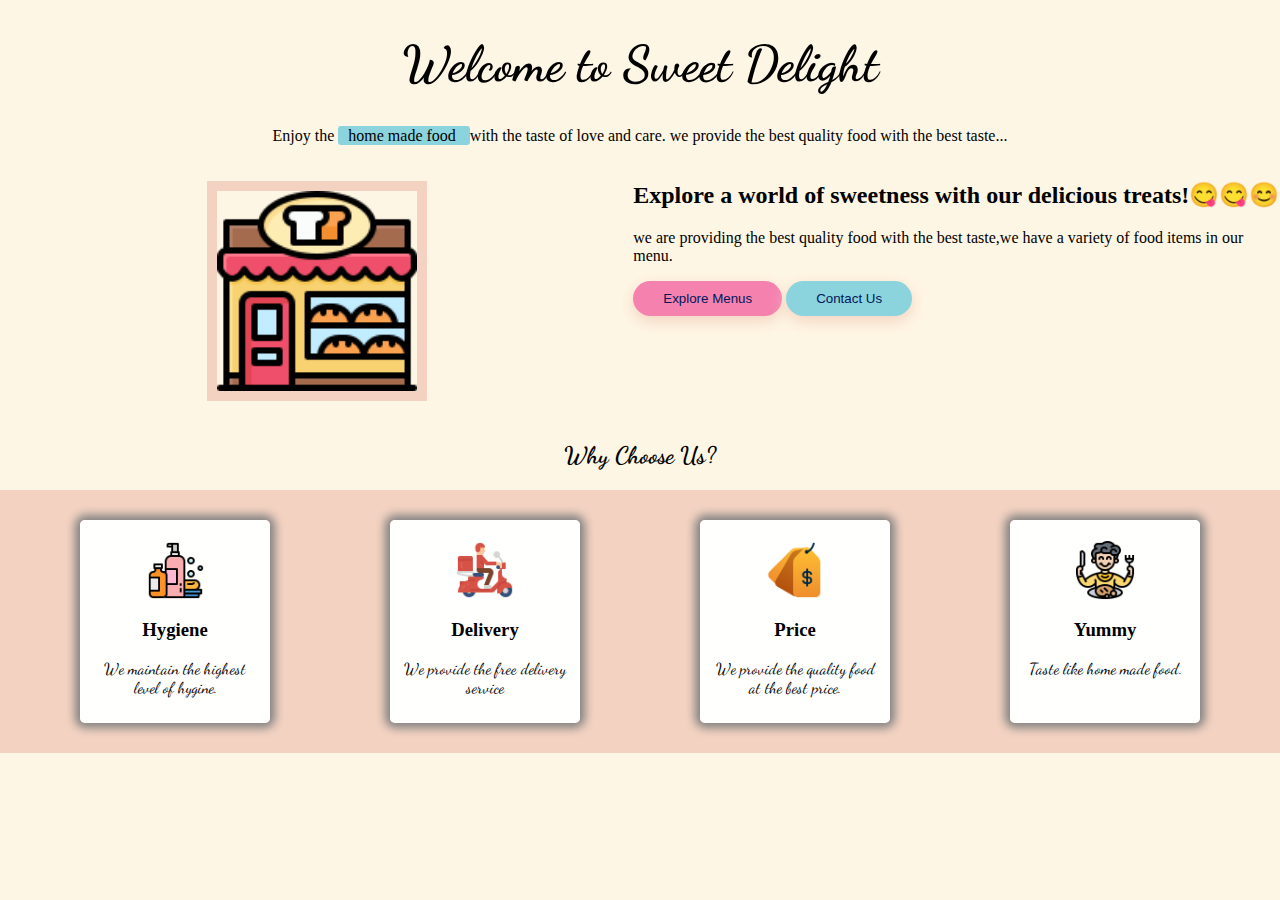
<file: index.html>
<!DOCTYPE html>
<html lang="en">
<head>
    
    <link rel=""icon" href="./img/favicons.png" type="images/png">
    <link rel="stylesheet" href="./css/style.css"/>
    <link rel="stylesheet" href="./css/index.css"/>

    <title>Sweet Shop</title>

</head>
<style>
    body{
        background-color:#fef6e4;
    }
    .page-heading{
        color:#001858;
        text-align: center;
        font-size: 40px;
        margin: 50px auto;
    }
    .buttons-container{
        display: flex;
        justify-content: center;
    }
    .my-buttons
    {
        background-color:#f582ae ;
        margin: 0px 30px;
        padding: 10px 30px;
        width: 180px;
        border-radius: 40px;
        cursor: pointer;
    }
</style>
</head>


    
<body>
    <h1 class="text-center text-primary dancing-script fs-50" > 
        Welcome to Sweet Delight
    </h1>
    <p class="text-center">
        Enjoy the <span class="subtitle-highlight">home made food </span>  with the taste of love and care. we provide the best quality food with the best taste...
    </p>
    <div class="header-section">
        <div class="header-img-container">
            <img src="./img/bakery.png" class="header-img"/>
        </div>
            
       
        <div>
            <h2>
                Explore a world of sweetness with our delicious treats!😋😋😊
            </h2>
            <p>
                we are providing the best quality food with the best taste,we have a variety of food items in our menu.
            </p>
            <a href="./pages/menus.html" class="no-underline">
                <button class="btn btn-primary">Explore Menus</button>
            </a>
            
            <a href="./pages/Contact.html" class="no-underline">
                <button class="btn btn-secondary">Contact Us</button>
           </a>

          
       
           

        </div>
        


    </div>
    <h2 class="text-center why-choose-us-heading dancing-script">
        Why Choose Us?
    </h2>
    <div class="why-choose-us-container">
        <div class="why-choose-us-card">
            <img src="./img/why-choose-us/hygiene.png"
            class="why-choose-us-img" 
            alt="Hygine"/>
            <h3 class="text-center">Hygiene</h3>
            <p class="text-center dancing-script">
                We maintain the highest level of hygine.
            </p>

        </div>
        <div class="why-choose-us-card">
            <img src="./img/why-choose-us/delivery.png"
            class="why-choose-us-img" 
            alt="Delivery"/>
            <h3 class="text-center">Delivery</h3>
            <p class="text-center dancing-script">
                We provide the free delivery service
            </p>
        </div>
        <div class="why-choose-us-card">
            <img src="./img/why-choose-us/price.png"
            class="why-choose-us-img" 
            alt="Price"/>
            <h3 class="text-center">Price</h3>
            <p class="text-center dancing-script">
                We provide the quality food at the best price.
            </p>

        </div>
        <div class="why-choose-us-card">
            <img src="./img/why-choose-us/yummy.png"
            class="why-choose-us-img" 
            alt="Yummy"/>
            <h3 class="text-center">Yummy</h3>
            <p class="text-center dancing-script">
                Taste like home made food.
            </p>
        </div>

        
    
    
</body>
</html>
</file>
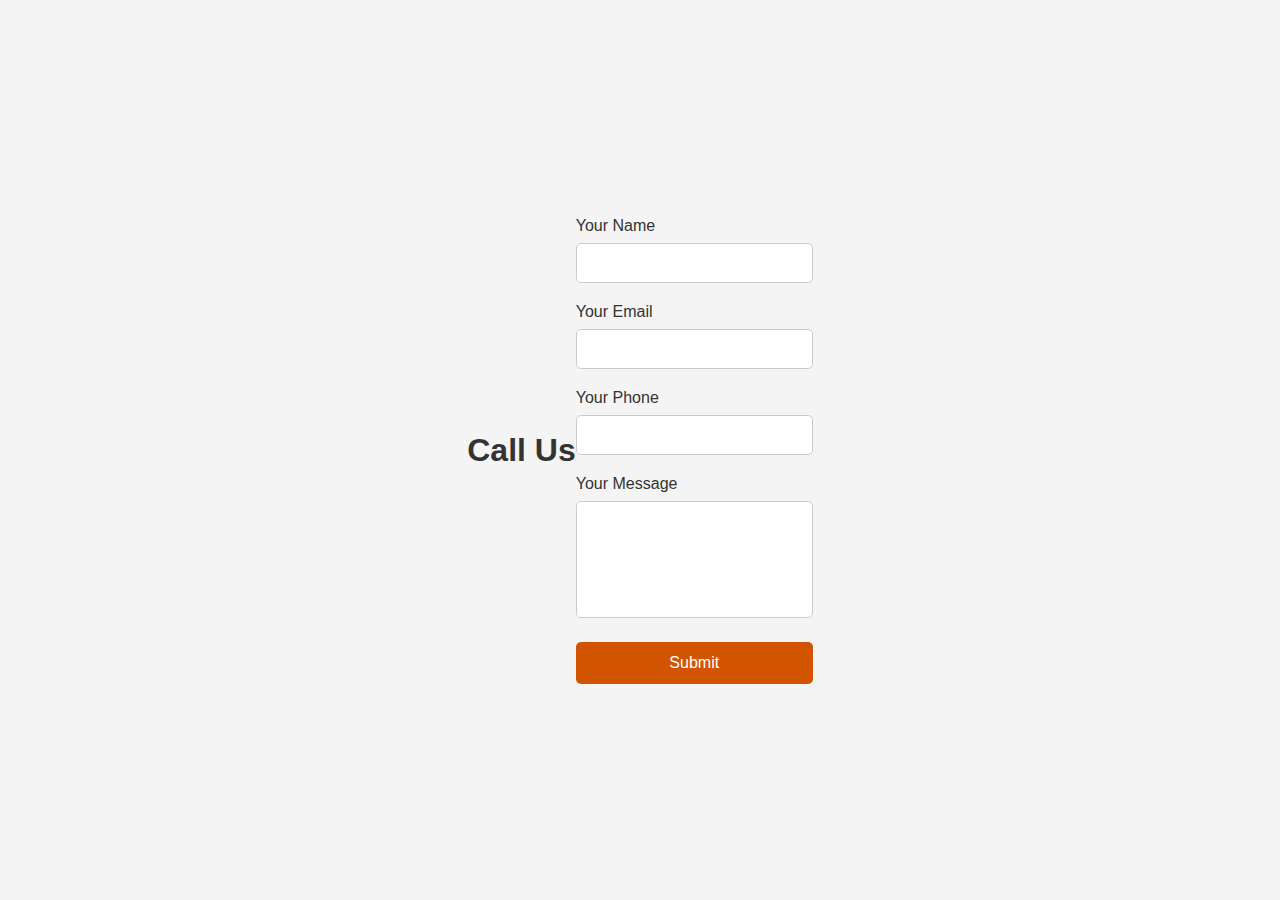
<file: pages/contact.html>
<!DOCTYPE html>
<html lang="en">
<head>
    <title>Contact</title>
    <link rel="icon" 
    href="./../img/favicons.png" 
    type="image/png">

    <link
      rel="stylesheet"
      href="./../css/style.css"/>

      <link
       rel="stylesheet"
       href="./../css/contact.css"/>

</head>
<body>
    <h1 class="text-center">Call Us</h1>
    
    

    <form action="#" method="post">
        <div class="form-group">
            <label for="name">Your Name</label>
            <input type="text" id="name" name="name" required>
        </div>

        <div class="form-group">
            <label for="email">Your Email</label>
            <input type="email" id="email" name="email" required>
        </div>

        <div class="form-group">
            <label for="phone">Your Phone</label>
            <input type="tel" id="phone" name="phone" required>
        </div>

        <div class="form-group">
            <label for="message">Your Message</label>
            <textarea id="message" name="message" rows="5" required></textarea>
        </div>

        <button type="submit" class="submit-btn">Submit</button>
    </form>
</div>
</body>
</html>
</file>
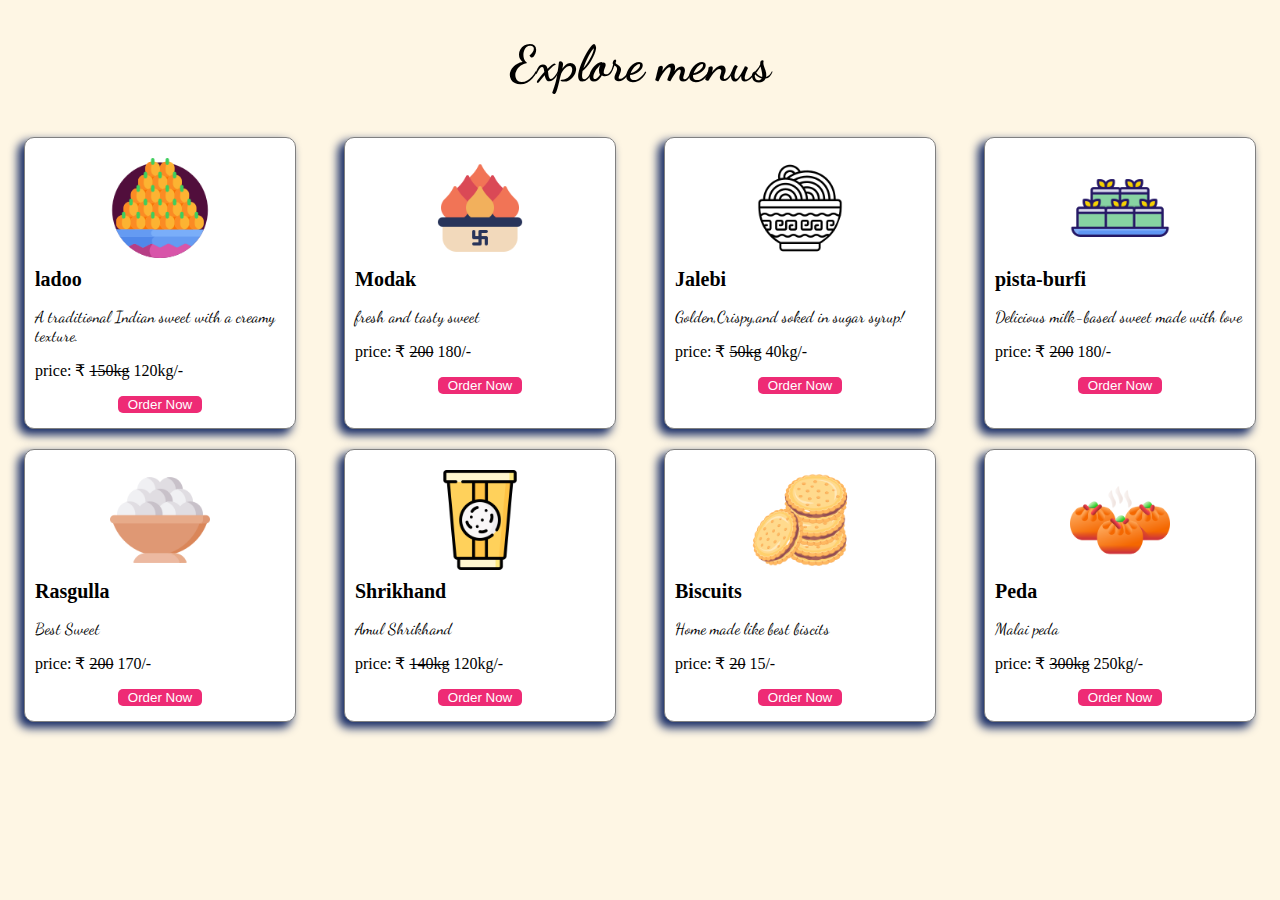
<file: pages/menus.html>
<!DOCTYPE html>
<html lang="en">
<head>
   
    <title>menus</title>
    <link rel="icon" 
    href="./../img/favicons.png" 
    type="image/png">

    <link
    rel="stylesheet"
    href="./../css/style.css"/>

    <link
    rel="stylesheet"
    href="./../css/menus.css"/>

</head>
<body>
    <h1 class="text-center text-primary dancing-script fs-50">
        Explore menus
    </h1>

    <div class="menus-container">
        <div class="menu-card">
            <img src="./../img/menus/ladoo.png" 
            alt="ladoo" 
            class="menu-icon"/>
            <h2 class="menu-title ">ladoo</h2>
            <P class="menu-description dancing-script">
                A traditional Indian sweet with a creamy texture.
            </P>
            <p>
                price: ₹ <del>150kg</del> 120kg/-
            </p>
            <button class="menu-order-btn">
                Order Now
            </button>
        </div>
    

    
        <div class="menu-card">
            <img src="./../img/menus/modak.png" 
            alt="modak" 
            class="menu-icon"/>
            <h2 class="menu-title ">Modak</h2>
            <P class="menu-description dancing-script">
                fresh and tasty sweet
            </P>
            <p>
                price: ₹ <del>200</del> 180/-
            </p>
            <button class="menu-order-btn">
                Order Now
            </button>
        </div>
    

    
        <div class="menu-card">
            <img src="./../img/menus/jalebi.png" 
            alt="jalebi" 
            class="menu-icon"/>
            <h2 class="menu-title ">Jalebi</h2>
            <P class="menu-description dancing-script">
                Golden,Crispy,and soked in sugar syrup!
            </P>
            <p>
                price: ₹ <del>50kg</del> 40kg/-
            </p>
            <button class="menu-order-btn">
                Order Now
            </button>
        </div>



        <div class="menu-card">
            <img src="./../img/menus/pista-burfi.png" 
            alt="pista-burfi" 
            class="menu-icon"/>
            <h2 class="menu-title ">pista-burfi</h2>
            <P class="menu-description dancing-script">
                Delicious milk-based sweet made with love
            </P>
            <p>
                price: ₹  <del>200</del> 180/-
            </p>
            <button class="menu-order-btn">
                Order Now
            </button>
        </div>

        <div class="menu-card">
            <img src="./../img/menus/rasgulla.png" 
            alt="rasgulla" 
            class="menu-icon"/>
            <h2 class="menu-title ">Rasgulla</h2>
            <P class="menu-description dancing-script">
                Best Sweet
            </P>
            <p>
                price: ₹ <del>200</del> 170/-
            </p>
            <button class="menu-order-btn">
                Order Now
            </button>
        </div>

        <div class="menu-card">
            <img src="./../img/menus/shrikhand.png" 
            alt="shrikhand" 
            class="menu-icon"/>
            <h2 class="menu-title ">Shrikhand</h2>
            <P class="menu-description dancing-script">
                Amul Shrikhand
            </P>
            <p>
                price: ₹ <del>140kg</del> 120kg/-
            </p>
            <button class="menu-order-btn">
                Order Now
            </button>
        </div>

        <div class="menu-card">
            <img src="./../img/menus/cookies.png" 
            alt="cookies" 
            class="menu-icon"/>
            <h2 class="menu-title ">Biscuits</h2>
            <P class="menu-description dancing-script">
                Home made like best biscits
            </P>
            <p>
                price: ₹ <del>20</del> 15/-
            </p>
            <button class="menu-order-btn">
                Order Now
            </button>
        </div>

        <div class="menu-card">
            <img src="./../img/menus/kesar-malai-peda.png" 
            alt="kesar-malai-peda" 
            class="menu-icon"/>
            <h2 class="menu-title ">Peda</h2>
            <P class="menu-description dancing-script">
                Malai peda
            </P>
            <p>
                price: ₹ <del>300kg</del> 250kg/-
            </p>
            <button class="menu-order-btn">
                Order Now
            </button>
        </div>
    </div>

    

    
      

    
    
</body>
</html>
</file>
<file: css/style.css>
@import url('https://fonts.googleapis.com/css2?family=Dancing+Script:wght@400..700&display=swap');

body{
    background-color:#fef6e4;
    margin: 0;
    padding: 0;
    
}
.dancing-script{
    font-family:'Dancing Script',cursive; 
}

.bg-light{
    background-color:#fef6e4;
}
.bg-primary{
    background-color: #f582ae;

}
.bg-secondary{
    background-color: #8bd3dd;

}
.text-dark{
    color: #001858;
}

.text-center{
    text-align: center;

}
.btn{
    padding: 10px 30px;
    border-radius: 50px;
    border:none;
    cursor: pointer;
    box-shadow: 0 5px 15px #f3d2c1;
    color:#001858;
    text-decoration: none;
}
.btn-primary{
    background-color: #f582ae;
    color: #001858;
}
.btn-secondary{
    background-color: #8bd3dd;
    color: #001858;
}

.no-underline{
    text-decoration: none;
}
.fs-50{
    font-size: 50px;
}
</file>
<file: css/index.css>
.subtitle-highlight{
    background-color: #8bd3dd;
   
    padding: 1px 10px;
    border-radius: 3px;
}
.why-choose-us-heading{
    margin-top: 50px 0;
}
.why-choose-us-container{
    display: flex;
    justify-content: space-around;
    background-color: #f3d2c1;
    margin: 20px 0;
    padding: 20px;
}
.why-choose-us-card{
background-color: #fffffffb;
width: 170px;
padding: 10px;
border-radius: 5px;
margin: 10px;
box-shadow: 0 0 10px 5px #808080;
}
.why-choose-us-img{
    height: 60px;
    display: block;
    margin: 10px auto;
}
.header-section{
    display: flex;
}
.header-img-container{
    width: 50%;
}
.header-img{
    height: 200px;
    border: 10px solid #f3d2c1;
    display: block;
    margin: 20px auto;
}
</file>
<file: css/contact.css>
* {
    margin: 0;
    padding: 0;
    box-sizing: border-box;
}

body {
    font-family: 'Arial', sans-serif;
    background-color: #f4f4f4;
    color: #333;
    display: flex;
    justify-content: center;
    align-items: center;
    height: 100vh;
}

.contact-container {
    background-color: #fff;
    padding: 40px;
    max-width: 600px;
    width: 100%;
    box-shadow: 0 4px 8px rgba(0, 0, 0, 0.1);
    border-radius: 10px;
}

h2 {
    color: #d35400;
    text-align: center;
    margin-bottom: 20px;
    font-size: 24px;
}

p {
    text-align: center;
    margin-bottom: 30px;
    color: #555;
}

.form-group {
    margin-bottom: 20px;
}

label {
    font-size: 16px;
    display: block;
    margin-bottom: 8px;
}

input, textarea {
    width: 100%;
    padding: 10px;
    font-size: 16px;
    border: 1px solid #ccc;
    border-radius: 5px;
}

textarea {
    resize: none;
}

.submit-btn {
    width: 100%;
    padding: 12px;
    background-color: #d35400;
    color: white;
    font-size: 16px;
    border: none;
    border-radius: 5px;
    cursor: pointer;
}

.submit-btn:hover {
    background-color: #e67e22;
}
</file>
<file: css/menus.css>
.menu-card{
    background-color: #fff;
    width: 250px;
    padding: 10px;
    border-radius: 10px;
    margin: 10px;
    box-shadow: -5px 5px 10px 1px  #172c66;
    border: 0.5px solid #808080;
}
.menu-card:hover{
    box-shadow: -5px 10px 5px 1px #000000;
    cursor: pointer;
}
.menu-icon{
    height: 100px;
    display: block;
    margin: 10px auto;

}
.menu-title{
    margin: 0;
    padding: 0;
   font-size: 20px;
}
.menu-descriptiion{
    font-size: 12px;
    margin-top: 0;
}
.menu-order-btn{
    background-color: hsl(337, 85%, 55%);
    color: #fff;
    border: none;
    border-radius: 5px;
    padding: 1px 10px;
    display: block;
    margin: 5px auto;

}
.menu-order-btn:hover{
    transition: 0.5s;
    border-radius: 25px;
    cursor: pointer;

}
.menus-container{
    display: flex;
    justify-content: space-around;
    flex-wrap: wrap;
}
</file>
